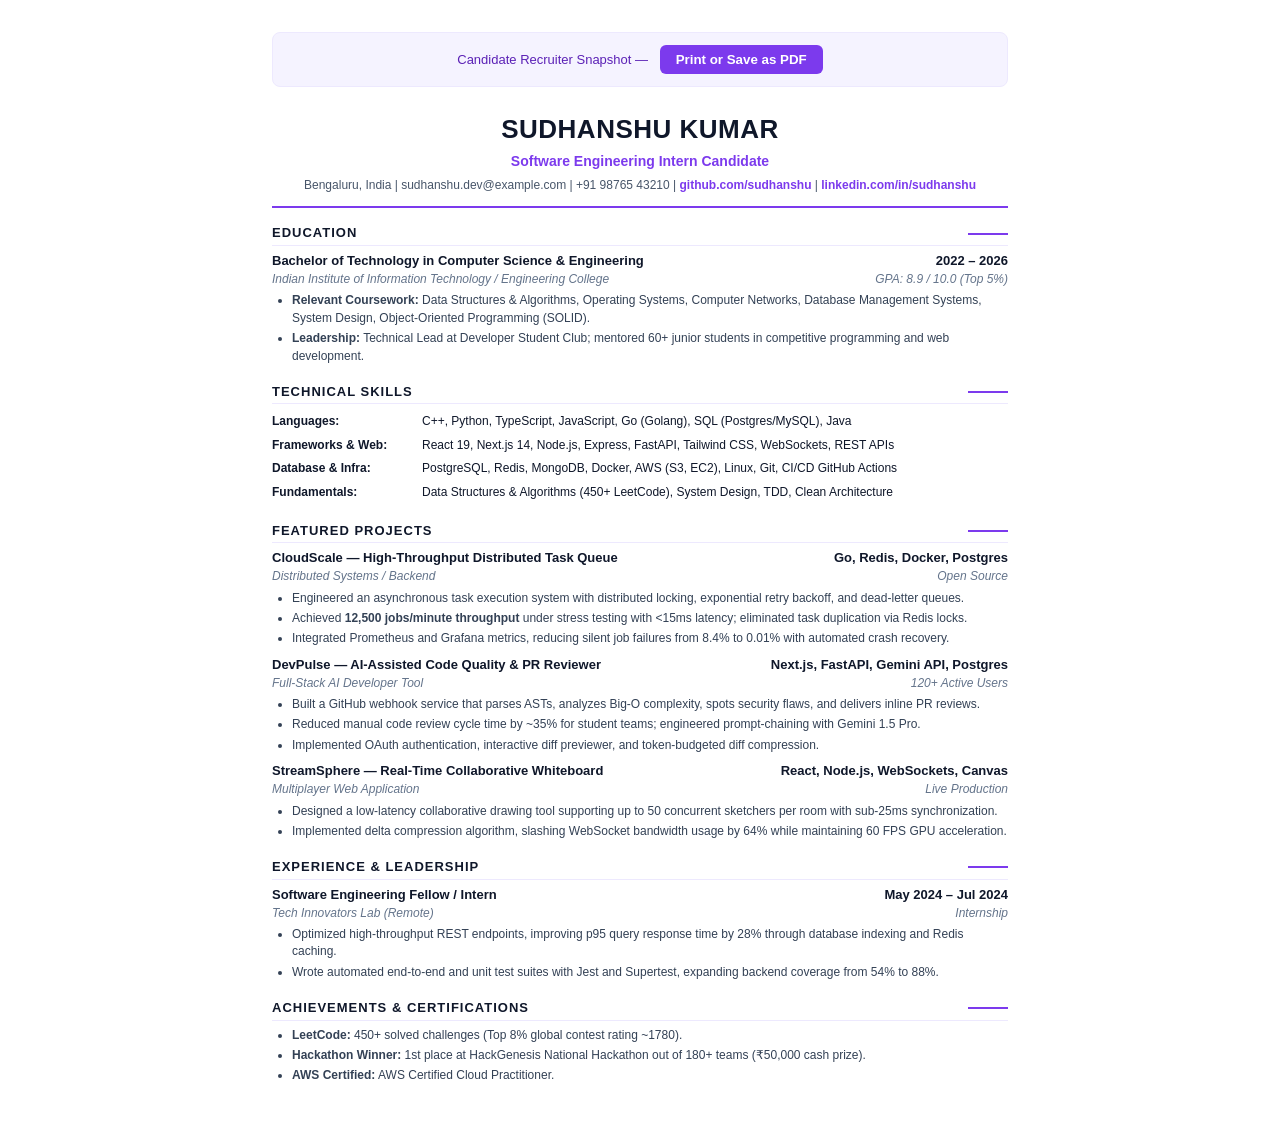
<file: assets/resume-preview.html>
<!DOCTYPE html>
<html lang="en">
<head>
  <meta charset="UTF-8">
  <meta name="viewport" content="width=device-width, initial-scale=1.0">
  <title>Sudhanshu Kumar - Software Engineer Resume</title>
  <style>
    @page { margin: 0.5in; size: letter; }
    * { box-sizing: border-box; margin: 0; padding: 0; }
    body {
      font-family: -apple-system, BlinkMacSystemFont, "Segoe UI", Roboto, Helvetica, Arial, sans-serif;
      color: #0f172a;
      line-height: 1.45;
      padding: 2rem;
      max-width: 800px;
      margin: 0 auto;
      background: #ffffff;
    }
    .header { text-align: center; border-bottom: 2px solid #7c3aed; padding-bottom: 0.75rem; margin-bottom: 1rem; }
    .name { font-size: 26px; font-weight: 800; text-transform: uppercase; letter-spacing: 0.5px; color: #0f172a; }
    .subtitle { font-size: 14px; font-weight: 600; color: #7c3aed; margin-top: 2px; }
    .contact { font-size: 12px; color: #475569; margin-top: 6px; }
    .contact a { color: #7c3aed; text-decoration: none; font-weight: 600; }
    .section { margin-bottom: 1.1rem; }
    .section-title { font-size: 13px; font-weight: 800; text-transform: uppercase; letter-spacing: 1px; color: #0f172a; border-bottom: 1px solid #ede9fe; padding-bottom: 2px; margin-bottom: 6px; display: flex; align-items: center; justify-content: space-between; }
    .section-title::after { content: ''; display: block; width: 40px; height: 2px; background: #7c3aed; }
    .item-header { display: flex; justify-content: space-between; font-weight: 700; font-size: 13px; color: #0f172a; }
    .item-sub { display: flex; justify-content: space-between; font-style: italic; font-size: 12px; color: #64748b; margin-bottom: 4px; }
    ul { padding-left: 1.25rem; font-size: 12px; }
    li { margin-bottom: 3px; color: #334155; }
    .skills-table { font-size: 12px; width: 100%; border-collapse: collapse; }
    .skills-table td { padding: 3px 0; vertical-align: top; }
    .skill-cat { font-weight: 700; width: 150px; color: #0f172a; }
    .print-bar { background: #f5f3ff; border: 1px solid #ede9fe; padding: 12px; text-align: center; margin-bottom: 1.5rem; border-radius: 8px; font-size: 13px; color: #5b21b6; }
    .btn-print { background: #7c3aed; color: white; border: none; padding: 7px 16px; font-weight: 600; border-radius: 6px; cursor: pointer; margin-left: 8px; transition: background 0.2s; }
    .btn-print:hover { background: #6d28d9; }
    @media print {
      .print-bar { display: none; }
      body { padding: 0; }
    }
  </style>
</head>
<body>
  <div class="print-bar">
    <span>Candidate Recruiter Snapshot — </span>
    <button class="btn-print" onclick="window.print()">Print or Save as PDF</button>
  </div>

  <div class="header">
    <div class="name">Sudhanshu Kumar</div>
    <div class="subtitle">Software Engineering Intern Candidate</div>
    <div class="contact">
      Bengaluru, India | sudhanshu.dev@example.com | +91 98765 43210 | <a href="https://github.com">github.com/sudhanshu</a> | <a href="https://linkedin.com">linkedin.com/in/sudhanshu</a>
    </div>
  </div>

  <div class="section">
    <div class="section-title">Education</div>
    <div class="item-header">
      <span>Bachelor of Technology in Computer Science & Engineering</span>
      <span>2022 – 2026</span>
    </div>
    <div class="item-sub">
      <span>Indian Institute of Information Technology / Engineering College</span>
      <span>GPA: 8.9 / 10.0 (Top 5%)</span>
    </div>
    <ul>
      <li><strong>Relevant Coursework:</strong> Data Structures & Algorithms, Operating Systems, Computer Networks, Database Management Systems, System Design, Object-Oriented Programming (SOLID).</li>
      <li><strong>Leadership:</strong> Technical Lead at Developer Student Club; mentored 60+ junior students in competitive programming and web development.</li>
    </ul>
  </div>

  <div class="section">
    <div class="section-title">Technical Skills</div>
    <table class="skills-table">
      <tr>
        <td class="skill-cat">Languages:</td>
        <td>C++, Python, TypeScript, JavaScript, Go (Golang), SQL (Postgres/MySQL), Java</td>
      </tr>
      <tr>
        <td class="skill-cat">Frameworks & Web:</td>
        <td>React 19, Next.js 14, Node.js, Express, FastAPI, Tailwind CSS, WebSockets, REST APIs</td>
      </tr>
      <tr>
        <td class="skill-cat">Database & Infra:</td>
        <td>PostgreSQL, Redis, MongoDB, Docker, AWS (S3, EC2), Linux, Git, CI/CD GitHub Actions</td>
      </tr>
      <tr>
        <td class="skill-cat">Fundamentals:</td>
        <td>Data Structures & Algorithms (450+ LeetCode), System Design, TDD, Clean Architecture</td>
      </tr>
    </table>
  </div>

  <div class="section">
    <div class="section-title">Featured Projects</div>

    <div class="item-header">
      <span>CloudScale — High-Throughput Distributed Task Queue</span>
      <span>Go, Redis, Docker, Postgres</span>
    </div>
    <div class="item-sub">
      <span>Distributed Systems / Backend</span>
      <span>Open Source</span>
    </div>
    <ul>
      <li>Engineered an asynchronous task execution system with distributed locking, exponential retry backoff, and dead-letter queues.</li>
      <li>Achieved <strong>12,500 jobs/minute throughput</strong> under stress testing with &lt;15ms latency; eliminated task duplication via Redis locks.</li>
      <li>Integrated Prometheus and Grafana metrics, reducing silent job failures from 8.4% to 0.01% with automated crash recovery.</li>
    </ul>

    <div style="margin-top: 8px;"></div>
    <div class="item-header">
      <span>DevPulse — AI-Assisted Code Quality & PR Reviewer</span>
      <span>Next.js, FastAPI, Gemini API, Postgres</span>
    </div>
    <div class="item-sub">
      <span>Full-Stack AI Developer Tool</span>
      <span>120+ Active Users</span>
    </div>
    <ul>
      <li>Built a GitHub webhook service that parses ASTs, analyzes Big-O complexity, spots security flaws, and delivers inline PR reviews.</li>
      <li>Reduced manual code review cycle time by ~35% for student teams; engineered prompt-chaining with Gemini 1.5 Pro.</li>
      <li>Implemented OAuth authentication, interactive diff previewer, and token-budgeted diff compression.</li>
    </ul>

    <div style="margin-top: 8px;"></div>
    <div class="item-header">
      <span>StreamSphere — Real-Time Collaborative Whiteboard</span>
      <span>React, Node.js, WebSockets, Canvas</span>
    </div>
    <div class="item-sub">
      <span>Multiplayer Web Application</span>
      <span>Live Production</span>
    </div>
    <ul>
      <li>Designed a low-latency collaborative drawing tool supporting up to 50 concurrent sketchers per room with sub-25ms synchronization.</li>
      <li>Implemented delta compression algorithm, slashing WebSocket bandwidth usage by 64% while maintaining 60 FPS GPU acceleration.</li>
    </ul>
  </div>

  <div class="section">
    <div class="section-title">Experience & Leadership</div>
    <div class="item-header">
      <span>Software Engineering Fellow / Intern</span>
      <span>May 2024 – Jul 2024</span>
    </div>
    <div class="item-sub">
      <span>Tech Innovators Lab (Remote)</span>
      <span>Internship</span>
    </div>
    <ul>
      <li>Optimized high-throughput REST endpoints, improving p95 query response time by 28% through database indexing and Redis caching.</li>
      <li>Wrote automated end-to-end and unit test suites with Jest and Supertest, expanding backend coverage from 54% to 88%.</li>
    </ul>
  </div>

  <div class="section">
    <div class="section-title">Achievements & Certifications</div>
    <ul>
      <li><strong>LeetCode:</strong> 450+ solved challenges (Top 8% global contest rating ~1780).</li>
      <li><strong>Hackathon Winner:</strong> 1st place at HackGenesis National Hackathon out of 180+ teams (₹50,000 cash prize).</li>
      <li><strong>AWS Certified:</strong> AWS Certified Cloud Practitioner.</li>
    </ul>
  </div>
</body>
</html>
</file>
